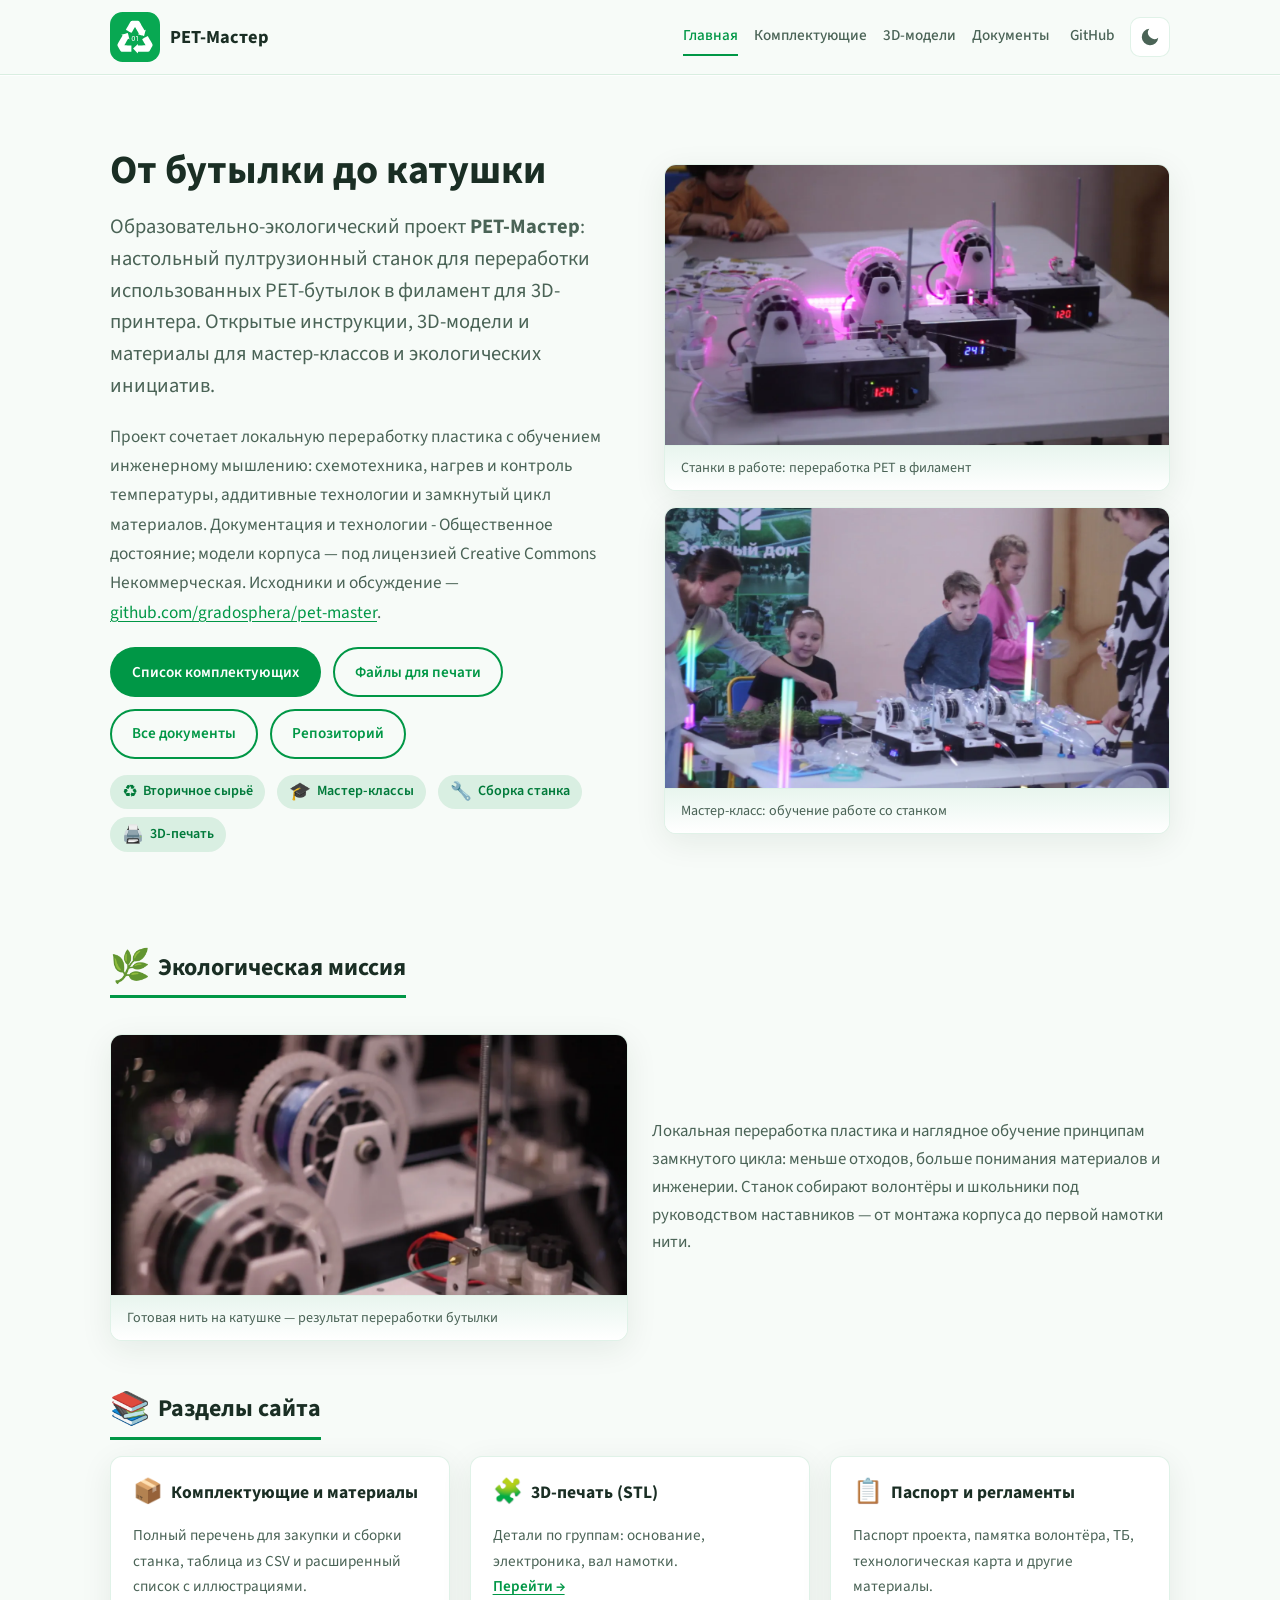
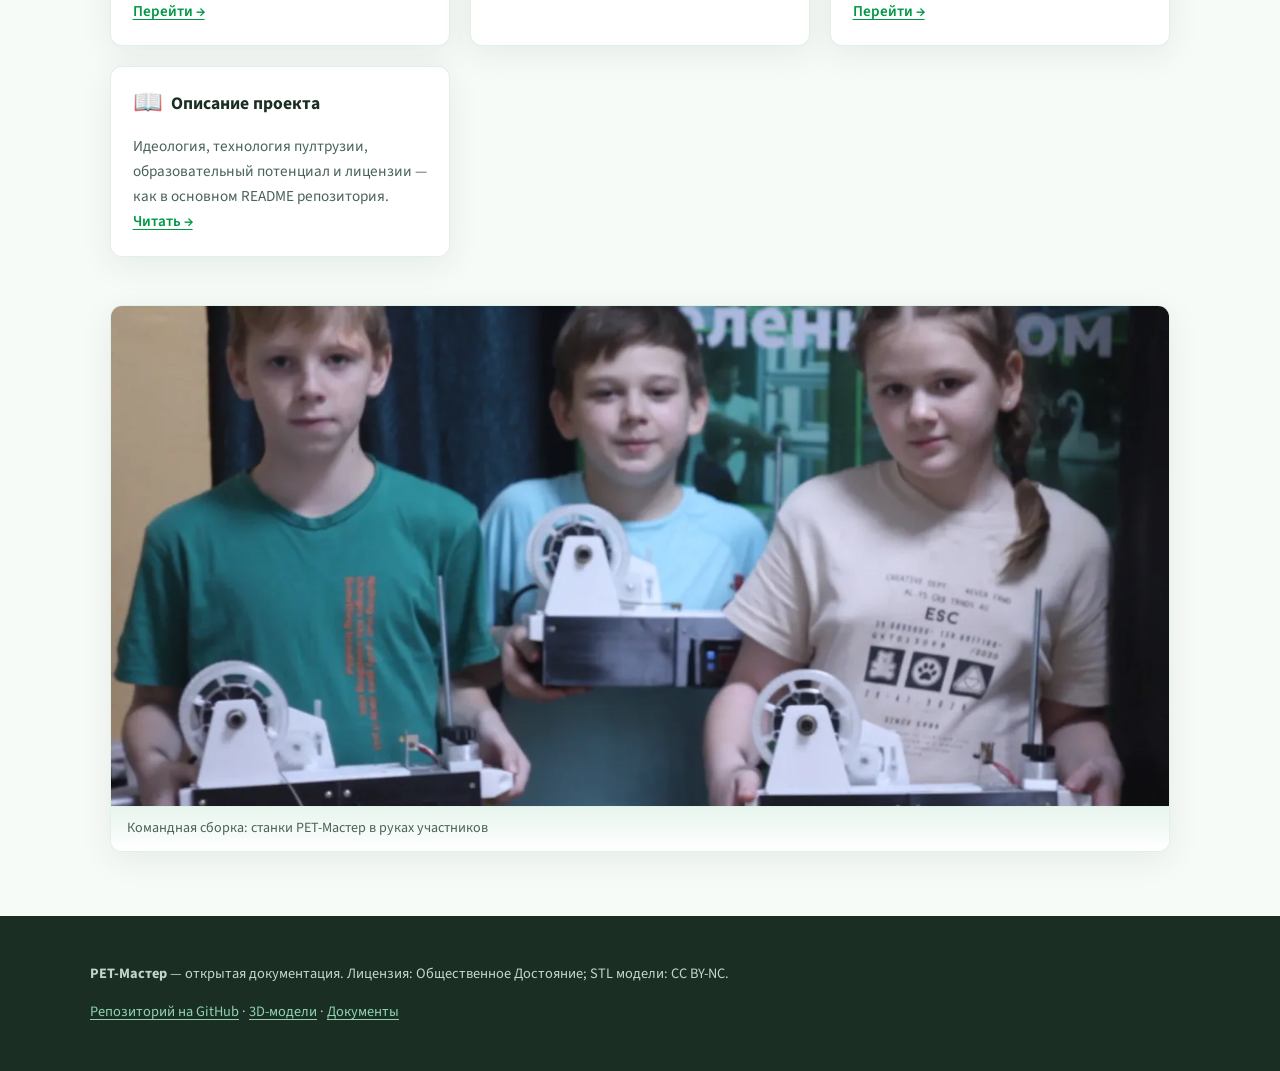
<file: website/index.html>
<!DOCTYPE html>
<html lang="ru">

<head>
  <meta charset="UTF-8" />
  <meta name="viewport" content="width=device-width, initial-scale=1" />
  <meta name="description"
    content="PET-Мастер — образовательный проект: переработка PET-бутылок в нить для 3D-печати. Документация, комплектующие, модели." />
  <title>PET-Мастер — документация проекта</title>
  <link rel="preconnect" href="https://fonts.googleapis.com" />
  <link rel="preconnect" href="https://fonts.gstatic.com" crossorigin />
  <link href="https://fonts.googleapis.com/css2?family=Source+Sans+3:ital,wght@0,400;0,600;0,700;1,400&display=swap"
    rel="stylesheet" />
  <link rel="stylesheet" href="css/eco.css" />
</head>

<body>
  <div id="site-nav"></div>

  <main>
    <section class="hero" aria-labelledby="hero-title">
      <div class="hero__text">
        <h1 id="hero-title">От бутылки до катушки</h1>
        <p class="hero__lead">
          Образовательно-экологический проект <strong>PET-Мастер</strong>: настольный пултрузионный станок для
          переработки использованных PET-бутылок в филамент для 3D-принтера. Открытые инструкции, 3D-модели и
          материалы для мастер-классов и экологических инициатив.
        </p>
        <p class="hero__about">
          Проект сочетает локальную переработку пластика с обучением инженерному мышлению: схемотехника, нагрев и
          контроль температуры, аддитивные технологии и замкнутый цикл материалов. Документация и технологии -
          Общественное достояние; модели корпуса — под лицензией Creative Commons Некоммерческая. Исходники и обсуждение
          —
          <a href="https://github.com/gradosphera/pet-master">github.com/gradosphera/pet-master</a>.
        </p>
        <div class="hero__actions">
          <a class="btn btn--primary" href="equipment.html">Список комплектующих</a>
          <a class="btn btn--ghost" href="models.html">Файлы для печати</a>
          <a class="btn btn--ghost" href="docs.html">Все документы</a>
          <a class="btn btn--ghost" href="https://github.com/gradosphera/pet-master" target="_blank"
            rel="noopener noreferrer">Репозиторий</a>
        </div>
        <ul class="intro-badges" aria-label="Ключевые темы проекта">
          <li><span class="ib-ico" aria-hidden="true">♻</span> Вторичное сырьё</li>
          <li><span class="ib-ico" aria-hidden="true">🎓</span> Мастер-классы</li>
          <li><span class="ib-ico" aria-hidden="true">🔧</span> Сборка станка</li>
          <li><span class="ib-ico" aria-hidden="true">🖨️</span> 3D-печать</li>
        </ul>
      </div>
      <div class="hero__visual">
        <figure class="page-figure page-figure--hero hero__shot hero__shot--secondary">
          <img data-pet-src="files/img/Процесс сборки станка/Фото работы трех станков для заставки.webp"
            alt="Три настольных станка PET-Мастер в работе" width="720" height="450" loading="lazy" decoding="async" />
          <figcaption>Станки в работе: переработка PET в филамент</figcaption>
        </figure>
        <figure class="page-figure page-figure--hero hero__shot hero__shot--secondary">
          <img data-pet-src="files/img/Процесс сборки станка/Мастер-класс по переработке на станках.webp"
            alt="Участники мастер-класса у станков переработки" width="720" height="450" loading="lazy"
            decoding="async" />
          <figcaption>Мастер-класс: обучение работе со станком</figcaption>
        </figure>
      </div>
    </section>

    <section class="section" aria-labelledby="mission-title">
      <h2 class="section__title" id="mission-title">
        <span class="section__title-icon" aria-hidden="true">🌿</span>
        <span>Экологическая миссия</span>
      </h2>
      <div class="visual-split">
        <figure class="page-figure">
          <img data-pet-src="files/img/Процесс сборки станка/крупное фото намотки филамента.webp"
            alt="Намотка готового филамента на катушку" width="640" height="400" loading="lazy" decoding="async" />
          <figcaption>Готовая нить на катушке — результат переработки бутылки</figcaption>
        </figure>
        <div class="visual-split__text">
          <p style="margin: 0; color: var(--ink-muted); line-height: 1.65">
            Локальная переработка пластика и наглядное обучение принципам замкнутого цикла: меньше отходов,
            больше понимания материалов и инженерии. Станок собирают волонтёры и школьники под руководством наставников
            — от монтажа корпуса до
            первой намотки нити.
          </p>
        </div>
      </div>
    </section>

    <section class="section" aria-labelledby="blocks-title">
      <h2 class="section__title" id="blocks-title">
        <span class="section__title-icon" aria-hidden="true">📚</span>
        <span>Разделы сайта</span>
      </h2>
      <div class="cards">
        <article class="card">
          <div class="card__head">
            <span class="card__ico" aria-hidden="true">📦</span>
            <h3>Комплектующие и материалы</h3>
          </div>
          <p>Полный перечень для закупки и сборки станка, таблица из CSV и расширенный список с иллюстрациями.</p>
          <p><a href="equipment.html">Перейти →</a></p>
        </article>
        <article class="card">
          <div class="card__head">
            <span class="card__ico" aria-hidden="true">🧩</span>
            <h3>3D-печать (STL)</h3>
          </div>
          <p>Детали по группам: основание, электроника, вал намотки.</p>
          <p><a href="models.html">Перейти →</a></p>
        </article>
        <article class="card">
          <div class="card__head">
            <span class="card__ico" aria-hidden="true">📋</span>
            <h3>Паспорт и регламенты</h3>
          </div>
          <p>Паспорт проекта, памятка волонтёра, ТБ, технологическая карта и другие материалы.</p>
          <p><a href="docs.html">Перейти →</a></p>
        </article>
        <article class="card">
          <div class="card__head">
            <span class="card__ico" aria-hidden="true">📖</span>
            <h3>Описание проекта</h3>
          </div>
          <p>Идеология, технология пултрузии, образовательный потенциал и лицензии — как в основном README репозитория.
          </p>
          <p><a href="doc.html?md=README.md&amp;title=Описание%20проекта%20(PET-Мастер)">Читать →</a></p>
        </article>
      </div>
    </section>

    <figure class="page-figure page-figure--banner" style="margin-top: 3rem">
      <img
        data-pet-src="files/img/Процесс сборки станка/3 волонтера держат три станка в руках на фоне баннера проекта.webp"
        alt="Волонтёры с собранными станками на фоне баннера проекта" width="1100" height="400" loading="lazy"
        decoding="async" />
      <figcaption>Командная сборка: станки PET-Мастер в руках участников</figcaption>
    </figure>
  </main>

  <footer class="site-footer">
    <div class="site-footer__inner">
      <p><strong>PET-Мастер</strong> — открытая документация. Лицензия: Общественное Достояние; STL модели: CC BY-NC.
      </p>
      <p>
        <a href="https://github.com/gradosphera/pet-master">Репозиторий на GitHub</a>
        ·
        <a href="models.html">3D-модели</a>
        ·
        <a href="docs.html">Документы</a>
      </p>
    </div>
  </footer>

  <script src="js/pet-paths.js"></script>
  <script src="js/site-nav.js"></script>
  <script src="js/theme-toggle.js"></script>
  <script src="js/repo-links.js"></script>
</body>

</html>
</file>
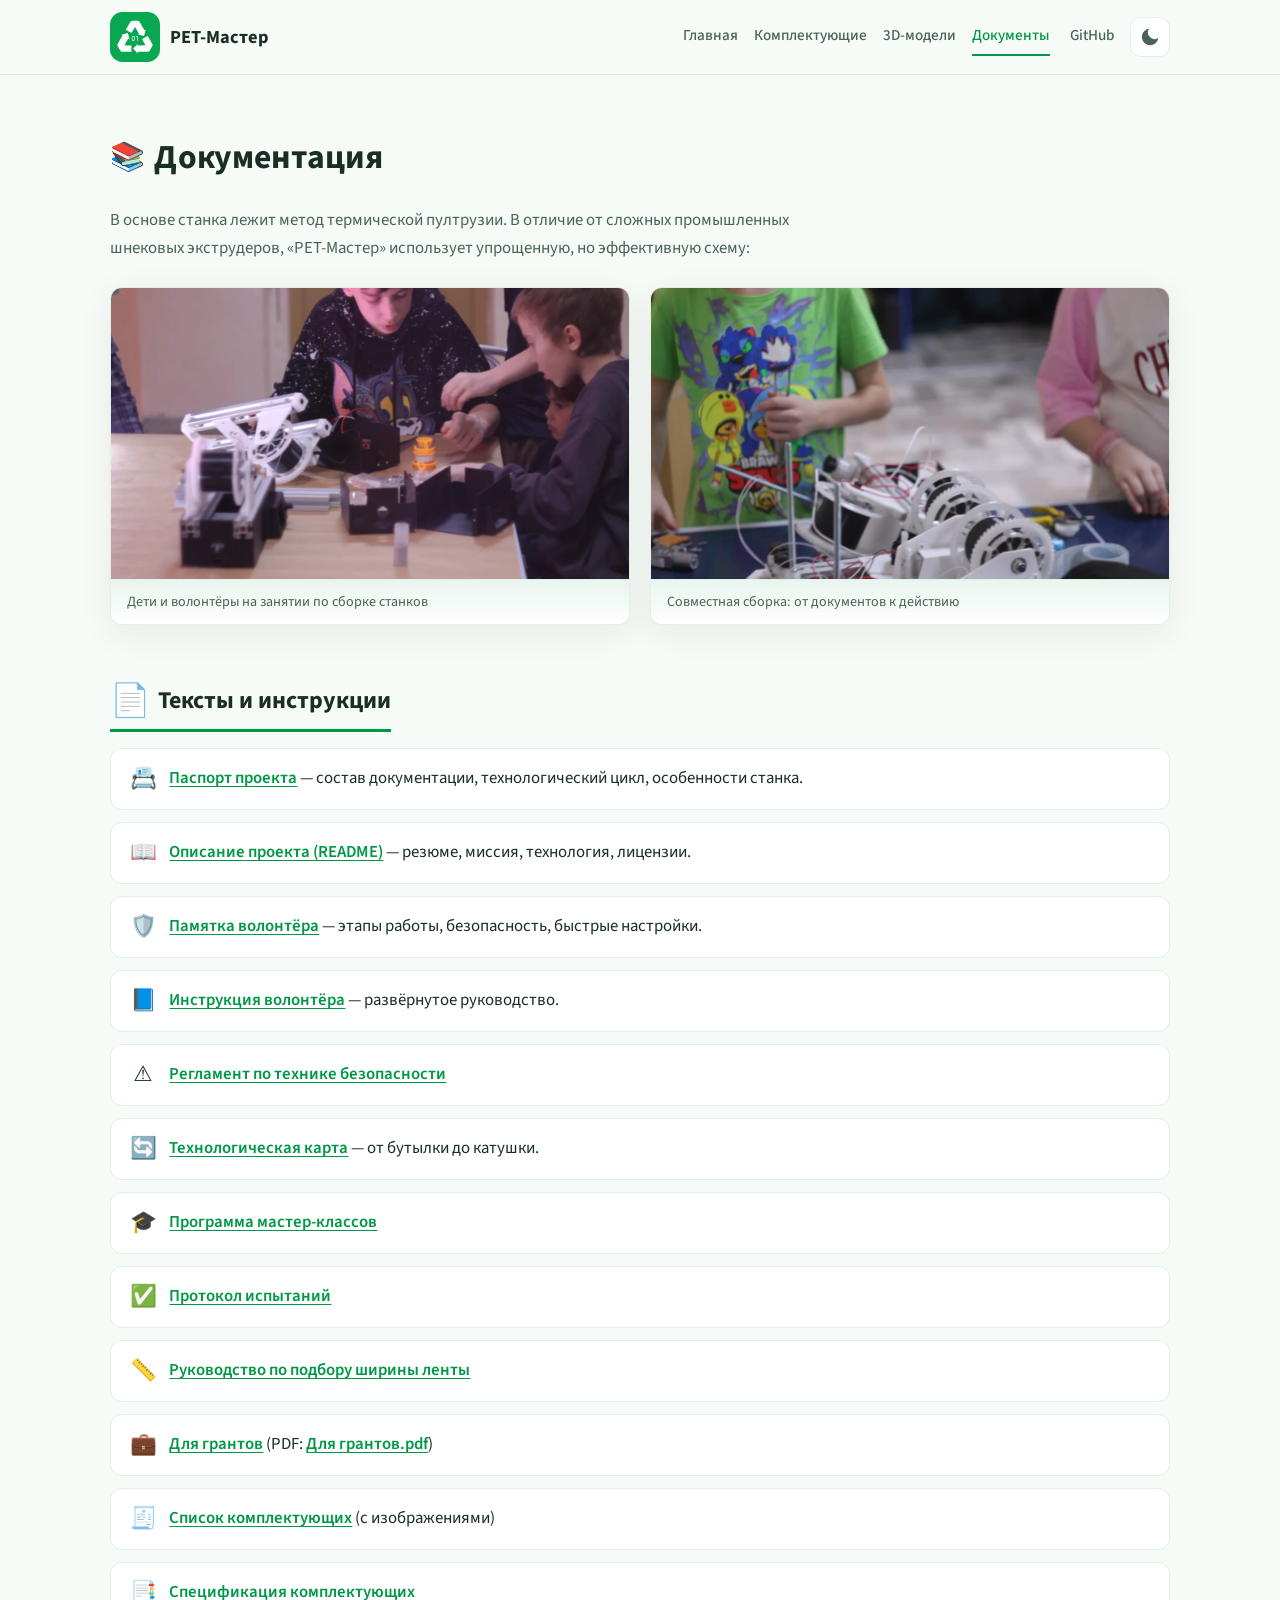
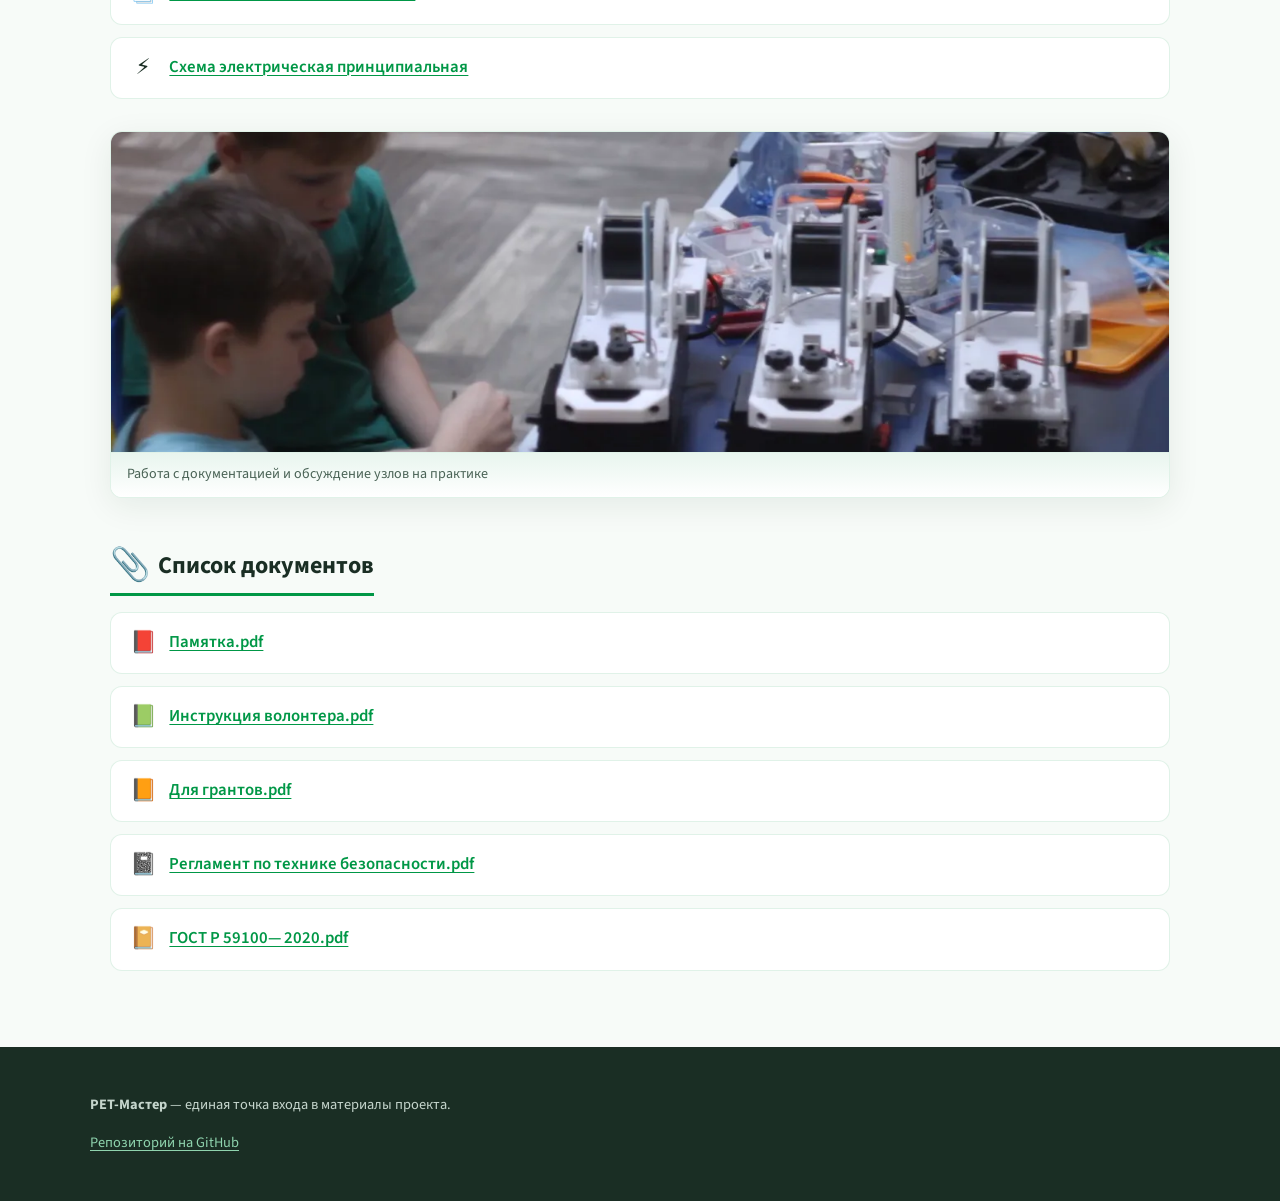
<file: website/docs.html>
<!DOCTYPE html>
<html lang="ru">

<head>
  <meta charset="UTF-8" />
  <meta name="viewport" content="width=device-width, initial-scale=1" />
  <meta name="description" content="Документация проекта PET-Мастер: паспорт, памятка, инструкции." />
  <title>Документы — PET-Мастер</title>
  <link rel="preconnect" href="https://fonts.googleapis.com" />
  <link rel="preconnect" href="https://fonts.gstatic.com" crossorigin />
  <link href="https://fonts.googleapis.com/css2?family=Source+Sans+3:ital,wght@0,400;0,600;0,700;1,400&display=swap"
    rel="stylesheet" />
  <link rel="stylesheet" href="css/eco.css" />
</head>

<body>
  <div id="site-nav"></div>

  <main>
    <h1 class="page-h1">
      <span class="page-h1__ico" aria-hidden="true">📚</span>
      <span>Документация</span>
    </h1>
    <p style="color: var(--ink-muted); max-width: 720px">
      В основе станка лежит метод термической пултрузии. В отличие от сложных промышленных шнековых экструдеров,
      «PET-Мастер» использует упрощенную, но эффективную схему:
    </p>

    <div class="visual-row visual-row--2" style="margin-top: 1.5rem">
      <figure class="page-figure">
        <img data-pet-src="files/img/Процесс сборки станка/Дети волонтеры собирают станки для процессов.webp"
          alt="Дети-волонтёры собирают станки" width="640" height="400" loading="lazy" decoding="async" />
        <figcaption>Дети и волонтёры на занятии по сборке станков</figcaption>
      </figure>
      <figure class="page-figure">
        <img data-pet-src="files/img/Процесс сборки станка/Волонтеры собирают станки.webp"
          alt="Волонтёры собирают настольные станки" width="640" height="400" loading="lazy" decoding="async" />
        <figcaption>Совместная сборка: от документов к действию</figcaption>
      </figure>
    </div>

    <h2 class="section__title" style="margin-top: 2rem">
      <span class="section__title-icon" aria-hidden="true">📄</span>
      <span>Тексты и инструкции</span>
    </h2>
    <ul class="doc-list">
      <li>
        <span class="doc-list__ico" aria-hidden="true">📇</span>
        <div class="doc-list__body">
          <a href="doc.html?md=Паспорт%20проекта.md&amp;title=Паспорт%20проекта">Паспорт проекта</a>
          — состав документации, технологический цикл, особенности станка.
        </div>
      </li>
      <li>
        <span class="doc-list__ico" aria-hidden="true">📖</span>
        <div class="doc-list__body">
          <a href="doc.html?md=README.md&amp;title=Описание%20проекта">Описание проекта (README)</a>
          — резюме, миссия, технология, лицензии.
        </div>
      </li>
      <li>
        <span class="doc-list__ico" aria-hidden="true">🛡️</span>
        <div class="doc-list__body">
          <a href="doc.html?md=Памятка.md&amp;title=Памятка%20волонтёра">Памятка волонтёра</a>
          — этапы работы, безопасность, быстрые настройки.
        </div>
      </li>
      <li>
        <span class="doc-list__ico" aria-hidden="true">📘</span>
        <div class="doc-list__body">
          <a href="doc.html?md=Инструкция%20волонтера.md&amp;title=Инструкция%20волонтёра">Инструкция волонтёра</a>
          — развёрнутое руководство.
        </div>
      </li>
      <li>
        <span class="doc-list__ico" aria-hidden="true">⚠️</span>
        <div class="doc-list__body">
          <a href="doc.html?md=Регламент%20по%20технике%20безопасности%20.md&amp;title=Регламент%20ТБ">Регламент по
            технике безопасности</a>
        </div>
      </li>
      <li>
        <span class="doc-list__ico" aria-hidden="true">🔄</span>
        <div class="doc-list__body">
          <a href="doc.html?md=Технологическая%20карта.md&amp;title=Технологическая%20карта">Технологическая карта</a>
          — от бутылки до катушки.
        </div>
      </li>
      <li>
        <span class="doc-list__ico" aria-hidden="true">🎓</span>
        <div class="doc-list__body">
          <a href="doc.html?md=Программа%20мастер-классов.md&amp;title=Программа%20мастер-классов">Программа
            мастер-классов</a>
        </div>
      </li>
      <li>
        <span class="doc-list__ico" aria-hidden="true">✅</span>
        <div class="doc-list__body">
          <a href="doc.html?md=Протокол%20испытаний.md&amp;title=Протокол%20испытаний">Протокол испытаний</a>
        </div>
      </li>
      <li>
        <span class="doc-list__ico" aria-hidden="true">📏</span>
        <div class="doc-list__body">
          <a href="doc.html?md=Руководство%20по%20подбору%20ширины%20ленты.md&amp;title=Ширина%20ленты">Руководство по
            подбору ширины ленты</a>
        </div>
      </li>
      <li>
        <span class="doc-list__ico" aria-hidden="true">💼</span>
        <div class="doc-list__body">
          <a href="doc.html?md=Для%20грантов.md&amp;title=Материалы%20для%20грантов">Для грантов</a>
          (PDF:
          <a href="#" data-pet-root="docs/Для грантов.pdf">Для грантов.pdf</a>)
        </div>
      </li>
      <li>
        <span class="doc-list__ico" aria-hidden="true">🧾</span>
        <div class="doc-list__body">
          <a href="doc.html?md=Список%20комплектующих.md&amp;title=Список%20комплектующих">Список комплектующих</a>
          (с изображениями)
        </div>
      </li>
      <li>
        <span class="doc-list__ico" aria-hidden="true">📑</span>
        <div class="doc-list__body">
          <a href="doc.html?md=Спецификация%20комплектующих.md&amp;title=Спецификация">Спецификация комплектующих</a>
        </div>
      </li>
      <li>
        <span class="doc-list__ico" aria-hidden="true">⚡</span>
        <div class="doc-list__body">
          <a href="doc.html?md=Схема%20электрическая%20принципиальная.md&amp;title=Электрическая%20схема">Схема
            электрическая принципиальная</a>
        </div>
      </li>
    </ul>

    <div class="visual-row" style="margin: 2rem 0 1rem">
      <figure class="page-figure">
        <img data-pet-src="files/img/Процесс сборки станка/Волонтеры обсуждают установку механизма.webp"
          alt="Обсуждение установки механизма при сборке" width="900" height="400" loading="lazy" decoding="async" />
        <figcaption>Работа с документацией и обсуждение узлов на практике</figcaption>
      </figure>
    </div>

    <h2 class="section__title" style="margin-top: 2rem">
      <span class="section__title-icon" aria-hidden="true">📎</span>
      <span>Список документов</span>
    </h2>
    <ul class="doc-list">
      <li>
        <span class="doc-list__ico" aria-hidden="true">📕</span>
        <div class="doc-list__body"><a href="#" data-pet-root="docs/Памятка.pdf">Памятка.pdf</a></div>
      </li>
      <li>
        <span class="doc-list__ico" aria-hidden="true">📗</span>
        <div class="doc-list__body"><a href="#" data-pet-root="docs/Инструкция волонтера.pdf">Инструкция
            волонтера.pdf</a></div>
      </li>
      <li>
        <span class="doc-list__ico" aria-hidden="true">📙</span>
        <div class="doc-list__body"><a href="#" data-pet-root="docs/Для грантов.pdf">Для грантов.pdf</a></div>
      </li>
      <li>
        <span class="doc-list__ico" aria-hidden="true">📓</span>
        <div class="doc-list__body">
          <a href="#" data-pet-root="docs/Регламент по технике безопасности .pdf">Регламент по технике
            безопасности.pdf</a>
        </div>
      </li>
      <li>
        <span class="doc-list__ico" aria-hidden="true">📔</span>
        <div class="doc-list__body"><a href="#" data-pet-root="docs/ГОСТ Р 59100— 2020.pdf">ГОСТ Р 59100— 2020.pdf</a>
        </div>
      </li>
    </ul>
  </main>

  <footer class="site-footer">
    <div class="site-footer__inner">
      <p><strong>PET-Мастер</strong> — единая точка входа в материалы проекта.</p>
      <p><a href="https://github.com/gradosphera/pet-master">Репозиторий на GitHub</a></p>
    </div>
  </footer>

  <script src="js/pet-paths.js"></script>
  <script src="js/site-nav.js"></script>
  <script src="js/theme-toggle.js"></script>
  <script src="js/repo-links.js"></script>
</body>

</html>
</file>
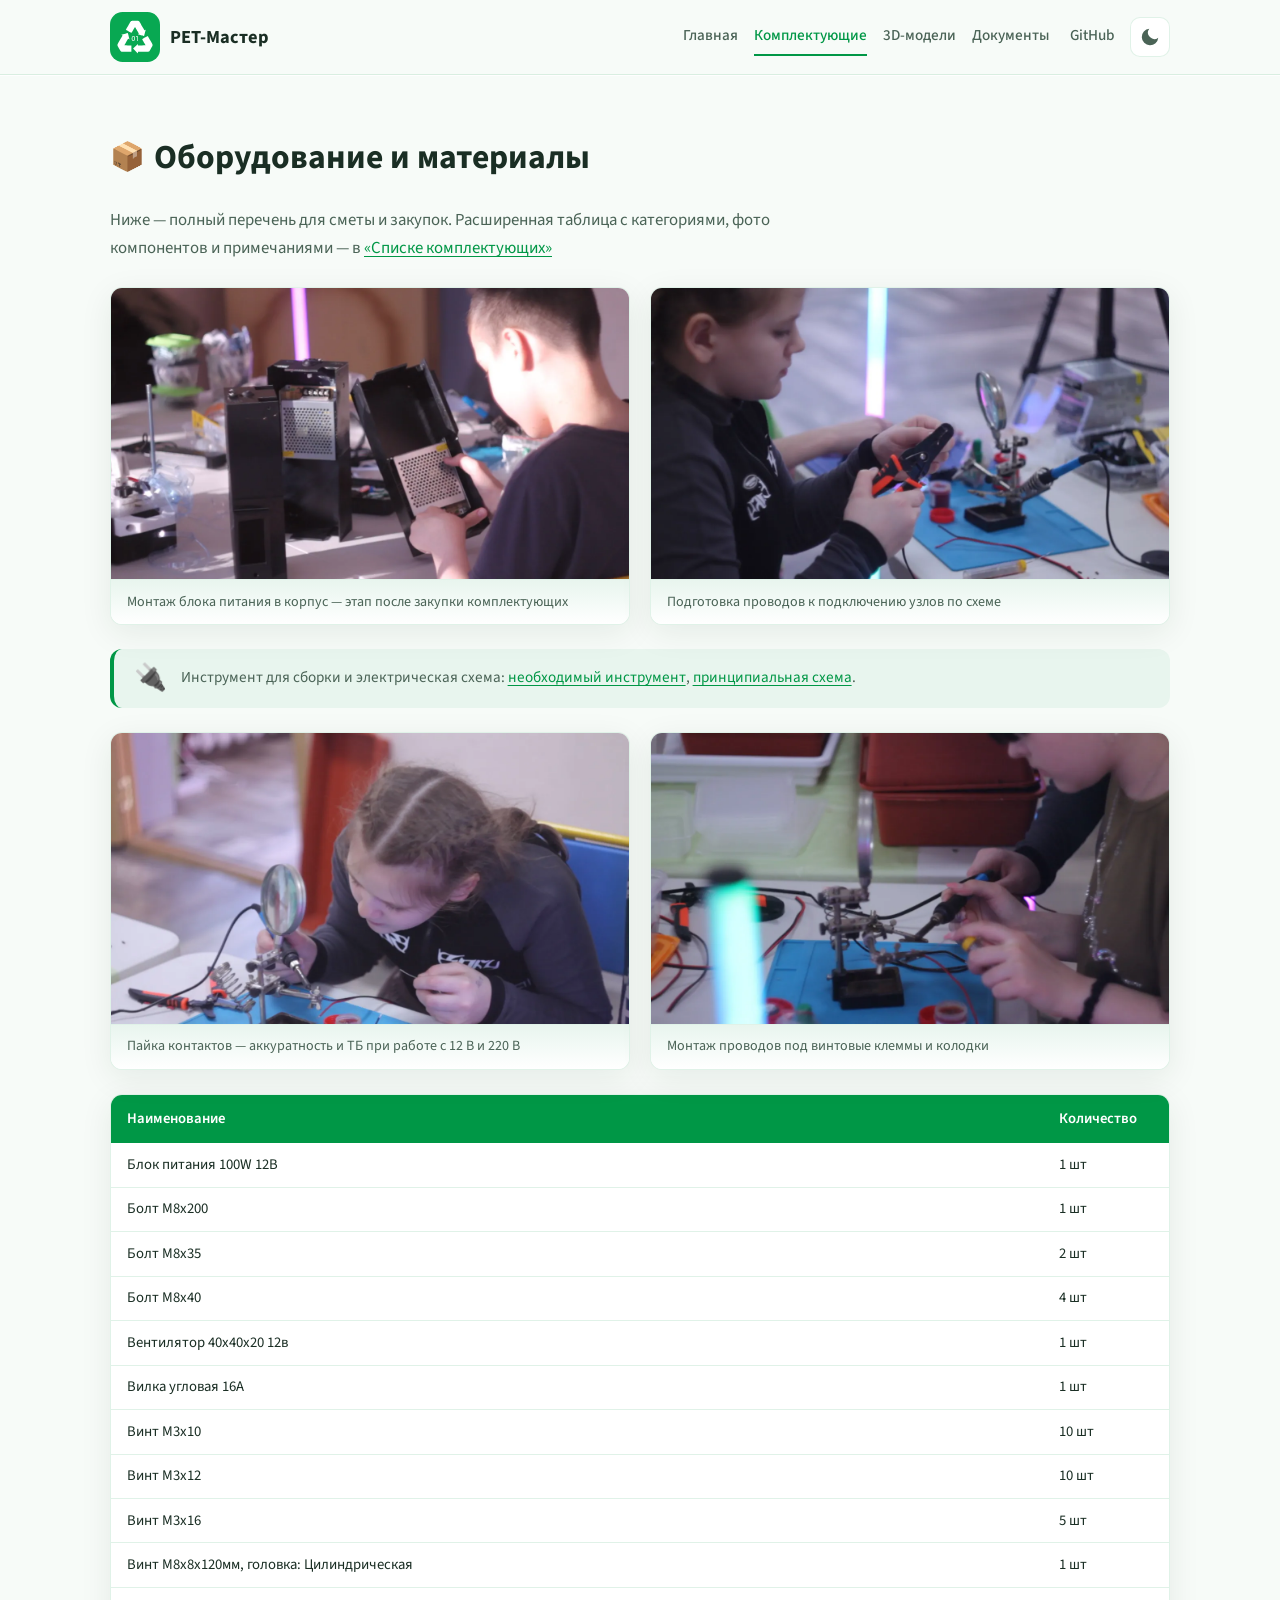
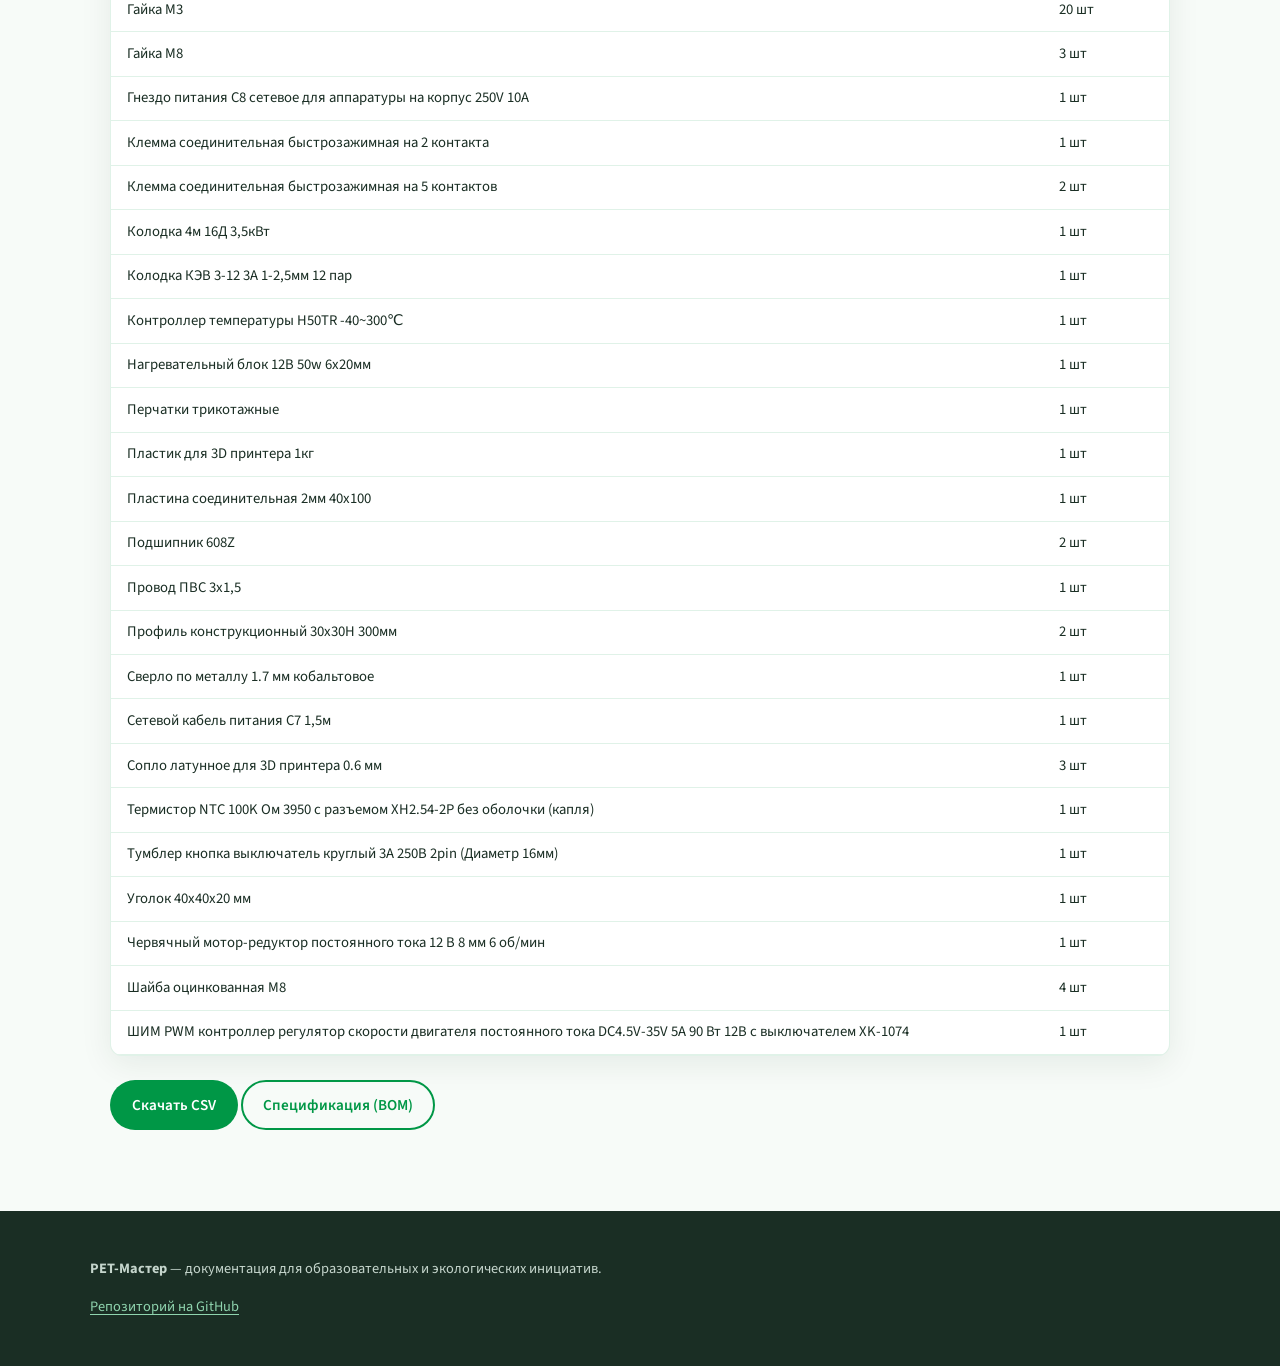
<file: website/equipment.html>
<!DOCTYPE html>
<html lang="ru">

<head>
  <meta charset="UTF-8" />
  <meta name="viewport" content="width=device-width, initial-scale=1" />
  <meta name="description" content="Полный список оборудования и материалов для сборки станка PET-Мастер." />
  <title>Комплектующие — PET-Мастер</title>
  <link rel="preconnect" href="https://fonts.googleapis.com" />
  <link rel="preconnect" href="https://fonts.gstatic.com" crossorigin />
  <link href="https://fonts.googleapis.com/css2?family=Source+Sans+3:ital,wght@0,400;0,600;0,700;1,400&display=swap"
    rel="stylesheet" />
  <link rel="stylesheet" href="css/eco.css" />
</head>

<body>
  <div id="site-nav"></div>

  <main>
    <h1 class="page-h1">
      <span class="page-h1__ico" aria-hidden="true">📦</span>
      <span>Оборудование и материалы</span>
    </h1>
    <p style="color: var(--ink-muted); max-width: 720px">
      Ниже — полный перечень для сметы и закупок.
      Расширенная таблица с категориями, фото компонентов и примечаниями — в
      <a href="doc.html?md=Список%20комплектующих.md&amp;title=Список%20комплектующих">«Списке комплектующих»</a>
    </p>

    <div class="visual-row visual-row--2">
      <figure class="page-figure">
        <img data-pet-src="files/img/Процесс сборки станка/Процесс установки блока питания в корпус.webp"
          alt="Установка блока питания в корпус станка" width="640" height="400" loading="lazy" decoding="async" />
        <figcaption>Монтаж блока питания в корпус — этап после закупки комплектующих</figcaption>
      </figure>
      <figure class="page-figure">
        <img data-pet-src="files/img/Процесс сборки станка/Волонтер подготавливает провода.webp"
          alt="Подготовка проводов для электромонтажа" width="640" height="400" loading="lazy" decoding="async" />
        <figcaption>Подготовка проводов к подключению узлов по схеме</figcaption>
      </figure>
    </div>

    <div class="notice notice--with-icon">
      <span class="notice__ico" aria-hidden="true">🔌</span>
      <div class="notice__body">
        Инструмент для сборки и электрическая схема:
        <a href="doc.html?md=Необходимый%20инструмент%20для%20сборки.md&amp;title=Инструмент">необходимый
          инструмент</a>,
        <a href="doc.html?md=Схема%20электрическая%20принципиальная.md&amp;title=Схема">принципиальная схема</a>.
      </div>
    </div>

    <div class="visual-row visual-row--2">
      <figure class="page-figure">
        <img data-pet-src="files/img/Процесс сборки станка/Волонтер проводит пайку.webp"
          alt="Пайка электрических соединений" width="640" height="400" loading="lazy" decoding="async" />
        <figcaption>Пайка контактов — аккуратность и ТБ при работе с 12 В и 220 В</figcaption>
      </figure>
      <figure class="page-figure">
        <img data-pet-src="files/img/Процесс сборки станка/Волонтер проводит пайку проводов.webp"
          alt="Пайка проводов для клемм и колодок" width="640" height="400" loading="lazy" decoding="async" />
        <figcaption>Монтаж проводов под винтовые клеммы и колодки</figcaption>
      </figure>
    </div>

    <div class="table-wrap" style="margin-top: 1.5rem">
      <table class="data-table" id="csv-table">
        <thead>
          <tr>
            <th>Наименование</th>
            <th>Количество</th>
          </tr>
        </thead>
        <tbody>
          <tr>
            <td colspan="2">Загрузка…</td>
          </tr>
        </tbody>
      </table>
    </div>

    <p style="margin-top: 1.5rem">
      <a class="btn btn--primary" href="#" data-pet-root="List_hardware_PET_Master.csv" download>Скачать CSV</a>
      <a class="btn btn--ghost" href="doc.html?md=Спецификация%20комплектующих.md&amp;title=Спецификация">Спецификация
        (BOM)</a>
    </p>
  </main>

  <footer class="site-footer">
    <div class="site-footer__inner">
      <p><strong>PET-Мастер</strong> — документация для образовательных и экологических инициатив.</p>
      <p><a href="https://github.com/gradosphera/pet-master">Репозиторий на GitHub</a></p>
    </div>
  </footer>

  <script src="js/pet-paths.js"></script>
  <script src="js/site-nav.js"></script>
  <script src="js/theme-toggle.js"></script>
  <script src="js/repo-links.js"></script>
  <script src="js/equipment.js"></script>
</body>

</html>
</file>
<file: website/css/eco.css>
/* PET-Мастер — документация, экологичная палитра */
:root {
  --eco: #009746;
  --eco-hover: #007a3a;
  --eco-soft: rgba(0, 151, 70, 0.12);
  --eco-muted: #e8f5ee;
  --ink: #1a2e24;
  --ink-muted: #4a6356;
  --paper: #f7fbf8;
  --white: #ffffff;
  --surface: #ffffff;
  --on-eco: #ffffff;
  --footer-bg: #1a2e24;
  --footer-link: #8fd4ae;
  --radius: 12px;
  --shadow: 0 8px 32px rgba(0, 55, 30, 0.08);
  --font: "Source Sans 3", "Segoe UI", system-ui, sans-serif;
  color-scheme: light;
}

html[data-theme="dark"] {
  --eco: #00b359;
  --eco-hover: #33d17a;
  --eco-soft: rgba(0, 179, 89, 0.22);
  --eco-muted: #243244;
  --ink: #e4f0ea;
  --ink-muted: #8fb3a0;
  --paper: #1e2337;
  --white: #283149;
  --surface: #1e2840;
  --on-eco: #ffffff;
  --footer-bg: #121826;
  --footer-link: #6ee7a8;
  --shadow: 0 10px 40px rgba(0, 0, 0, 0.45);
  color-scheme: dark;
}

*,
*::before,
*::after {
  box-sizing: border-box;
}

html {
  scroll-behavior: smooth;
  background: var(--paper);
}

body {
  margin: 0;
  font-family: var(--font);
  font-size: 1.05rem;
  line-height: 1.65;
  color: var(--ink);
  background: var(--paper);
  min-height: 100vh;
}

/* Фон: лёгкий «листовой» узор */
body::before {
  content: "";
  position: fixed;
  inset: 0;
  z-index: -1;
  opacity: 0.45;
  background:
    radial-gradient(
      ellipse 120% 80% at 100% 0%,
      var(--eco-soft),
      transparent 50%
    ),
    radial-gradient(
      ellipse 80% 60% at 0% 100%,
      rgba(0, 151, 70, 0.06),
      transparent 45%
    );
  pointer-events: none;
}

a {
  color: var(--eco);
  text-decoration-thickness: 1px;
  text-underline-offset: 3px;
}

a:hover {
  color: var(--eco-hover);
}

.site-header {
  position: sticky;
  top: 0;
  z-index: 100;
  background: rgba(247, 251, 248, 0.92);
  backdrop-filter: blur(10px);
  border-bottom: 1px solid var(--eco-soft);
  box-shadow: 0 1px 0 rgba(255, 255, 255, 0.8);
}

.site-header__inner {
  max-width: 1100px;
  margin: 0 auto;
  padding: 0.75rem 1.25rem;
  display: flex;
  align-items: center;
  justify-content: space-between;
  gap: 1rem;
  flex-wrap: wrap;
}

.site-header__tools {
  display: flex;
  align-items: center;
  gap: 0.75rem 1rem;
  flex-wrap: wrap;
}

.theme-toggle {
  display: inline-flex;
  align-items: center;
  justify-content: center;
  width: 2.5rem;
  height: 2.5rem;
  padding: 0;
  border-radius: 10px;
  border: 1px solid var(--eco-soft);
  background: var(--white);
  color: var(--ink-muted);
  cursor: pointer;
  transition:
    background 0.2s,
    color 0.2s,
    border-color 0.2s;
}

.theme-toggle:hover {
  color: var(--eco);
  border-color: var(--eco);
  background: var(--eco-muted);
}

.theme-toggle__icon {
  display: block;
}

.theme-toggle__icon--sun {
  display: none;
}

html[data-theme="dark"] .theme-toggle__icon--sun {
  display: block;
}

html[data-theme="dark"] .theme-toggle__icon--moon {
  display: none;
}

.logo {
  display: flex;
  align-items: center;
  gap: 0.6rem;
  font-weight: 700;
  font-size: 1.15rem;
  color: var(--ink);
  text-decoration: none;
}

.logo:hover {
  color: var(--eco);
}

.logo__mark {
  width: 56px;
  height: 56px;
  border-radius: 14px;
  background: linear-gradient(145deg, var(--eco), #007a3a 55%, #00c853);
  display: flex;
  align-items: center;
  justify-content: center;
  flex-shrink: 0;
  box-shadow: 0 4px 14px rgba(0, 151, 70, 0.35);
}

.logo__recycle {
  width: 46px;
  height: 46px;
  display: block;
}

.logo__wordmark {
  line-height: 1.2;
}

.nav {
  display: flex;
  flex-wrap: wrap;
  gap: 0.35rem 1rem;
  align-items: center;
}

.nav a {
  color: var(--ink-muted);
  text-decoration: none;
  font-weight: 500;
  font-size: 0.95rem;
  padding: 0.35rem 0;
  border-bottom: 2px solid transparent;
}

.nav a:hover,
.nav a.is-active {
  color: var(--eco);
  border-bottom-color: var(--eco);
}

.nav .nav-external {
  color: var(--ink-muted);
  text-decoration: none;
  font-weight: 500;
  font-size: 0.95rem;
  padding: 0.35rem 0;
  border-bottom: 2px solid transparent;
  margin-left: 0.25rem;
}

.nav .nav-external:hover {
  color: var(--eco);
  border-bottom-color: var(--eco);
}

main {
  max-width: 1100px;
  margin: 0 auto;
  padding: 2rem 1.25rem 4rem;
}

.hero {
  display: grid;
  gap: 2rem;
  padding: 2.5rem 0 3rem;
}

@media (min-width: 900px) {
  .hero {
    grid-template-columns: 1fr 1fr;
    align-items: center;
    gap: 3rem;
  }
}

.hero__text h1 {
  margin: 0 0 1rem;
  font-size: clamp(1.85rem, 4vw, 2.5rem);
  line-height: 1.2;
  color: var(--ink);
}

.hero__actions {
  display: flex;
  flex-wrap: wrap;
  gap: 0.75rem;
}

.btn {
  display: inline-flex;
  align-items: center;
  justify-content: center;
  padding: 0.65rem 1.25rem;
  border-radius: 999px;
  font-weight: 600;
  font-size: 0.95rem;
  text-decoration: none;
  border: 2px solid transparent;
  cursor: pointer;
  transition:
    background 0.2s,
    color 0.2s,
    border-color 0.2s;
}

.btn--primary {
  background: var(--eco);
  color: var(--on-eco);
}

.btn--primary:hover {
  background: var(--eco-hover);
  color: var(--on-eco);
}

.btn--ghost {
  background: transparent;
  color: var(--eco);
  border-color: var(--eco);
}

.btn--ghost:hover {
  background: var(--eco-soft);
}

/* Визуальный блок: вертикально — сначала «Фото станка», ниже «Процесс» */
.hero__visual {
  display: flex;
  flex-direction: column;
  gap: 1rem;
}

.hero__text {
  max-width: 38rem;
}

.hero__about {
  font-size: 1.05rem;
  line-height: 1.7;
  color: var(--ink-muted);
  margin: 0 0 1.25rem;
}

.hero__lead {
  font-size: 1.22rem;
  line-height: 1.55;
  color: var(--ink-muted);
  margin: 0 0 1.25rem;
}

@media (min-width: 900px) {
  .hero__text {
    max-width: 42rem;
  }

  .hero__about {
    font-size: 1.08rem;
  }

  .hero__lead {
    font-size: 1.28rem;
  }
}

/* Заглушки рекламных фото */
.img-placeholder {
  aspect-ratio: 16 / 10;
  border-radius: var(--radius);
  background: linear-gradient(145deg, var(--eco-muted) 0%, #d4eadf 100%);
  border: 2px dashed rgba(0, 151, 70, 0.35);
  display: flex;
  flex-direction: column;
  align-items: center;
  justify-content: center;
  text-align: center;
  padding: 1.25rem;
  color: var(--ink-muted);
  box-shadow: var(--shadow);
}

.img-placeholder__icon {
  width: 48px;
  height: 48px;
  margin-bottom: 0.75rem;
  opacity: 0.55;
  color: var(--eco);
}

.img-placeholder__title {
  font-weight: 700;
  color: var(--ink);
  font-size: 0.95rem;
  margin-bottom: 0.25rem;
}

.img-placeholder__hint {
  font-size: 0.8rem;
  opacity: 0.85;
}

.hero__shot--primary {
  aspect-ratio: 16 / 9;
  min-height: 200px;
}

.hero__shot--secondary {
  aspect-ratio: 16 / 10;
}

.section {
  margin-top: 3rem;
}

.section__title {
  font-size: 1.5rem;
  margin: 0 0 1rem;
  color: var(--ink);
  padding-bottom: 0.5rem;
  border-bottom: 3px solid var(--eco);
  display: inline-flex;
  align-items: center;
  gap: 0.5rem;
  flex-wrap: wrap;
}

.section__title-icon {
  font-size: 1.35em;
  line-height: 1;
  filter: grayscale(0.15);
}

.page-h1 {
  display: flex;
  align-items: center;
  gap: 0.55rem;
  flex-wrap: wrap;
}

.page-h1__ico {
  font-size: 1.75rem;
  line-height: 1;
}

.cards {
  display: grid;
  gap: 1.25rem;
  grid-template-columns: repeat(auto-fill, minmax(260px, 1fr));
}

.card {
  background: var(--white);
  border-radius: var(--radius);
  padding: 1.35rem;
  border: 1px solid var(--eco-soft);
  box-shadow: var(--shadow);
  transition:
    transform 0.2s,
    box-shadow 0.2s;
}

.card:hover {
  transform: translateY(-2px);
  box-shadow: 0 12px 40px rgba(0, 55, 30, 0.1);
}

.card__head {
  display: flex;
  align-items: flex-start;
  gap: 0.5rem;
  margin-bottom: 0.5rem;
}

.card__ico {
  font-size: 1.5rem;
  line-height: 1.2;
  flex-shrink: 0;
}

.card h3 {
  margin: 0 0 0.5rem;
  font-size: 1.1rem;
  color: var(--ink);
}

.card__head + p {
  margin-top: 0;
}

.card p {
  margin: 0;
  font-size: 0.95rem;
  color: var(--ink-muted);
}

.card a {
  font-weight: 600;
}

.site-footer {
  margin-top: auto;
  padding: 2rem 1.25rem;
  background: var(--footer-bg);
  color: #c5d5cc;
  font-size: 0.9rem;
}

.site-footer__inner {
  max-width: 1100px;
  margin: 0 auto;
}

.site-footer a {
  color: var(--footer-link);
}

.site-footer a:hover {
  color: #ffffff;
}

/* Markdown content */
.prose {
  background: var(--white);
  padding: 2rem;
  border-radius: var(--radius);
  border: 1px solid var(--eco-soft);
  box-shadow: var(--shadow);
}

.prose h1,
.prose h2,
.prose h3 {
  color: var(--ink);
  margin-top: 1.75rem;
  margin-bottom: 0.75rem;
}

.prose h1:first-child,
.prose h2:first-child {
  margin-top: 0;
}

.prose h2 {
  font-size: 1.35rem;
  border-left: 4px solid var(--eco);
  padding-left: 0.75rem;
}

.prose table {
  width: 100%;
  border-collapse: collapse;
  font-size: 0.9rem;
  margin: 1rem 0;
  overflow-x: auto;
  display: block;
}

.prose table thead {
  background: var(--eco-muted);
}

.prose th,
.prose td {
  border: 1px solid var(--eco-soft);
  padding: 0.5rem 0.65rem;
  text-align: left;
  vertical-align: middle;
}

.prose img {
  max-width: 100%;
  height: auto;
  border-radius: 6px;
}

.prose ul,
.prose ol {
  padding-left: 1.35rem;
}

.prose blockquote {
  margin: 1rem 0;
  padding: 0.75rem 1rem;
  border-left: 4px solid var(--eco);
  background: var(--eco-muted);
  color: var(--ink-muted);
}

.prose hr {
  border: none;
  border-top: 1px solid var(--eco-soft);
  margin: 2rem 0;
}

.loading,
.error-box {
  padding: 2rem;
  text-align: center;
  color: var(--ink-muted);
}

.error-box {
  background: #fff5f5;
  border: 1px solid #f0c0c0;
  border-radius: var(--radius);
  color: #8b2e2e;
}

/* Таблица оборудования на странице equipment */
.table-wrap {
  overflow-x: auto;
  border-radius: var(--radius);
  border: 1px solid var(--eco-soft);
  background: var(--white);
  box-shadow: var(--shadow);
}

.data-table {
  width: 100%;
  border-collapse: collapse;
  font-size: 0.92rem;
}

.data-table th {
  background: var(--eco);
  color: var(--on-eco);
  text-align: left;
  padding: 0.75rem 1rem;
  font-weight: 600;
}

.data-table td {
  padding: 0.6rem 1rem;
  border-bottom: 1px solid var(--eco-soft);
}

.data-table tr:hover td {
  background: var(--eco-muted);
}

/* STL / превью из docs/img (изометрия) */
.stl-group {
  margin-bottom: 2rem;
}

.stl-group h2 {
  font-size: 1.2rem;
  color: var(--eco);
  margin-bottom: 0.75rem;
}

.stl-list {
  list-style: none;
  padding: 0;
  margin: 0;
  display: grid;
  gap: 0.75rem;
}

.stl-list--grid {
  grid-template-columns: repeat(auto-fill, minmax(280px, 1fr));
}

.stl-item {
  display: flex;
  flex-direction: column;
  gap: 0.75rem;
  padding: 1rem;
  background: var(--white);
  border-radius: var(--radius);
  border: 1px solid var(--eco-soft);
  box-shadow: var(--shadow);
}

.stl-item__thumb {
  position: relative;
  border-radius: 8px;
  overflow: hidden;
  background: linear-gradient(160deg, var(--eco-muted), var(--surface));
  border: 1px dashed rgba(0, 151, 70, 0.35);
  min-height: 140px;
}

.stl-item__thumb img {
  width: 100%;
  height: auto;
  max-height: 170px;
  display: block;
  margin: 0 auto;
  object-fit: contain;
  background: var(--surface);
}

.stl-item__thumb-fallback {
  position: absolute;
  inset: 0;
  display: flex;
  align-items: center;
  justify-content: center;
  text-align: center;
  padding: 0.85rem;
  font-size: 0.82rem;
  color: var(--ink-muted);
  line-height: 1.4;
}

.stl-item__thumb:has(img.stl-thumb-img) .stl-item__thumb-fallback {
  display: none;
}

.stl-item__body {
  flex: 1;
  font-size: 0.92rem;
  line-height: 1.45;
}

.stl-item__body strong {
  font-weight: 600;
  color: var(--ink);
}

.stl-item__dl {
  align-self: flex-start;
  margin-top: auto;
  text-decoration: none;
  font-size: 0.9rem;
}

.badge {
  display: inline-block;
  font-size: 0.75rem;
  font-weight: 600;
  padding: 0.2rem 0.5rem;
  border-radius: 6px;
  background: var(--eco-soft);
  color: var(--eco-hover);
}

.doc-list {
  list-style: none;
  padding: 0;
  margin: 0;
}

.doc-list li {
  display: flex;
  gap: 0.65rem;
  align-items: flex-start;
  margin-bottom: 0.75rem;
  padding: 1rem;
  background: var(--white);
  border-radius: var(--radius);
  border: 1px solid var(--eco-soft);
}

.doc-list a {
  font-weight: 600;
}

.notice {
  padding: 1rem 1.25rem;
  background: var(--eco-muted);
  border-radius: var(--radius);
  border-left: 4px solid var(--eco);
  margin: 1.5rem 0;
  font-size: 0.95rem;
  color: var(--ink-muted);
}

.notice--with-icon {
  display: flex;
  gap: 0.85rem;
  align-items: flex-start;
}

.notice__ico {
  font-size: 1.65rem;
  line-height: 1;
  flex-shrink: 0;
}

.notice__body {
  flex: 1;
  min-width: 0;
}

/* Фото с процесса сборки (files/img/Процесс сборки станка/) */
.page-figure {
  margin: 0;
  border-radius: var(--radius);
  overflow: clip;
  border: 1px solid var(--eco-soft);
  box-shadow: var(--shadow);
  background: var(--white);
}

.page-figure img {
  width: 100%;
  height: auto;
  display: block;
  object-fit: cover;
  max-height: 320px;
  object-position: center;
}

.page-figure--hero img {
  max-height: 280px;
}

.page-figure--banner img {
  max-height: 500px;
  object-position: top 100%;
}

.page-figure figcaption {
  padding: 0.65rem 1rem;
  font-size: 0.88rem;
  color: var(--ink-muted);
  background: linear-gradient(180deg, var(--eco-muted), var(--surface));
  border-top: 1px solid var(--eco-soft);
}

.visual-row {
  display: grid;
  gap: 1.25rem;
  margin: 1.5rem 0;
}

@media (min-width: 700px) {
  .visual-row--2 {
    grid-template-columns: 1fr 1fr;
  }

  .visual-row--3 {
    grid-template-columns: repeat(3, 1fr);
  }
}

.visual-split {
  display: grid;
  gap: 1.5rem;
  align-items: center;
  margin-top: 1.25rem;
}

@media (min-width: 800px) {
  .visual-split {
    grid-template-columns: 1fr 1fr;
  }
}

.visual-split .page-figure img {
  max-height: 260px;
}

.intro-badges {
  display: flex;
  flex-wrap: wrap;
  gap: 0.5rem 0.75rem;
  margin: 1rem 0 0;
  padding: 0;
  list-style: none;
}

.intro-badges li {
  display: inline-flex;
  align-items: center;
  gap: 0.35rem;
  font-size: 0.88rem;
  font-weight: 600;
  color: var(--eco-hover);
  background: var(--eco-soft);
  padding: 0.35rem 0.75rem;
  border-radius: 999px;
}

.intro-badges .ib-ico {
  font-size: 1.1rem;
  line-height: 1;
}

.doc-list__ico {
  font-size: 1.35rem;
  line-height: 1.3;
  flex-shrink: 0;
  width: 2rem;
  text-align: center;
}

.doc-list__body {
  flex: 1;
  min-width: 0;
}

.doc-page__grid {
  display: grid;
  gap: 1.75rem;
  align-items: start;
}

@media (min-width: 900px) {
  .doc-page__grid {
    grid-template-columns: minmax(0, 1fr) minmax(240px, 300px);
  }
}

.doc-page__aside {
  position: sticky;
  top: 5.5rem;
}

.doc-page__aside .page-figure img {
  max-height: 220px;
}

.aside-hint {
  margin-top: 1rem;
  padding: 0.85rem 1rem;
  font-size: 0.88rem;
  color: var(--ink-muted);
  background: var(--white);
  border-radius: var(--radius);
  border: 1px dashed var(--eco-soft);
  display: flex;
  gap: 0.5rem;
  align-items: flex-start;
}

.aside-hint__ico {
  font-size: 1.25rem;
  line-height: 1;
}

.models-story {
  margin: 1.5rem 0 2rem;
}

.models-story .page-figure img {
  max-height: 240px;
}

/* Уточнения тёмной темы (#1e2337 + зелёные акценты) */
html[data-theme="dark"] .site-header {
  background: rgba(30, 35, 55, 0.94);
  border-bottom-color: var(--eco-soft);
  box-shadow: 0 1px 0 rgba(0, 179, 89, 0.12);
}

html[data-theme="dark"] body::before {
  opacity: 0.5;
  background:
    radial-gradient(
      ellipse 100% 75% at 95% 5%,
      rgba(0, 179, 89, 0.16),
      transparent 52%
    ),
    radial-gradient(
      ellipse 70% 55% at 5% 95%,
      rgba(0, 120, 70, 0.12),
      transparent 48%
    );
}

html[data-theme="dark"] .img-placeholder {
  border-color: rgba(0, 179, 89, 0.32);
  background: linear-gradient(150deg, var(--eco-muted), var(--surface));
  color: var(--ink-muted);
}

html[data-theme="dark"] .error-box {
  background: rgba(200, 80, 80, 0.12);
  border-color: rgba(255, 140, 140, 0.28);
  color: #f5b0b0;
}

html[data-theme="dark"] .card:hover {
  box-shadow: 0 14px 40px rgba(0, 0, 0, 0.4);
}

html[data-theme="dark"] .logo__mark {
  box-shadow: 0 4px 22px rgba(0, 179, 89, 0.32);
}

/* Кнопка-гамбургер — скрыта на широких экранах */
.nav-toggle {
  display: none;
  flex-direction: column;
  justify-content: center;
  gap: 4px;
  width: 2.5rem;
  height: 2.5rem;
  padding: 0;
  border-radius: 10px;
  border: 1px solid var(--eco-soft);
  background: var(--white);
  cursor: pointer;
  transition: background 0.2s, border-color 0.2s;
}

.nav-toggle:hover {
  border-color: var(--eco);
  background: var(--eco-muted);
}

.nav-toggle__bar {
  display: block;
  width: 18px;
  height: 2px;
  margin: 0 auto;
  background: var(--ink);
  border-radius: 2px;
  transition: transform 0.25s, opacity 0.2s;
}

.nav-toggle--active .nav-toggle__bar:nth-child(1) {
  transform: translateY(6px) rotate(45deg);
}

.nav-toggle--active .nav-toggle__bar:nth-child(2) {
  opacity: 0;
}

.nav-toggle--active .nav-toggle__bar:nth-child(3) {
  transform: translateY(-6px) rotate(-45deg);
}

/* Мобильная адаптация: экран уже 710px */
@media (max-width: 709px) {
  .site-header__inner {
    flex-wrap: wrap;
    padding: 0.6rem 0.85rem;
  }

  .logo__wordmark {
    font-size: 1rem;
  }

  .nav-toggle {
    display: flex;
  }

  .nav {
    display: none;
    flex-direction: column;
    align-items: stretch;
    width: 100%;
    order: 3;
    margin-top: 0.5rem;
    padding: 0.5rem;
    background: var(--surface);
    border-radius: var(--radius);
    border: 1px solid var(--eco-soft);
    box-shadow: var(--shadow);
    gap: 0;
  }

  .nav--open {
    display: flex;
  }

  .nav a,
  .nav .nav-external {
    display: block;
    width: 100%;
    padding: 0.6rem 0.75rem;
    border-bottom: 1px solid var(--eco-soft);
    font-size: 1rem;
  }

  .nav a:last-child,
  .nav .nav-external:last-child {
    border-bottom: none;
  }

  .site-header__tools {
    flex-wrap: nowrap;
    gap: 0.5rem;
  }
}
</file>
